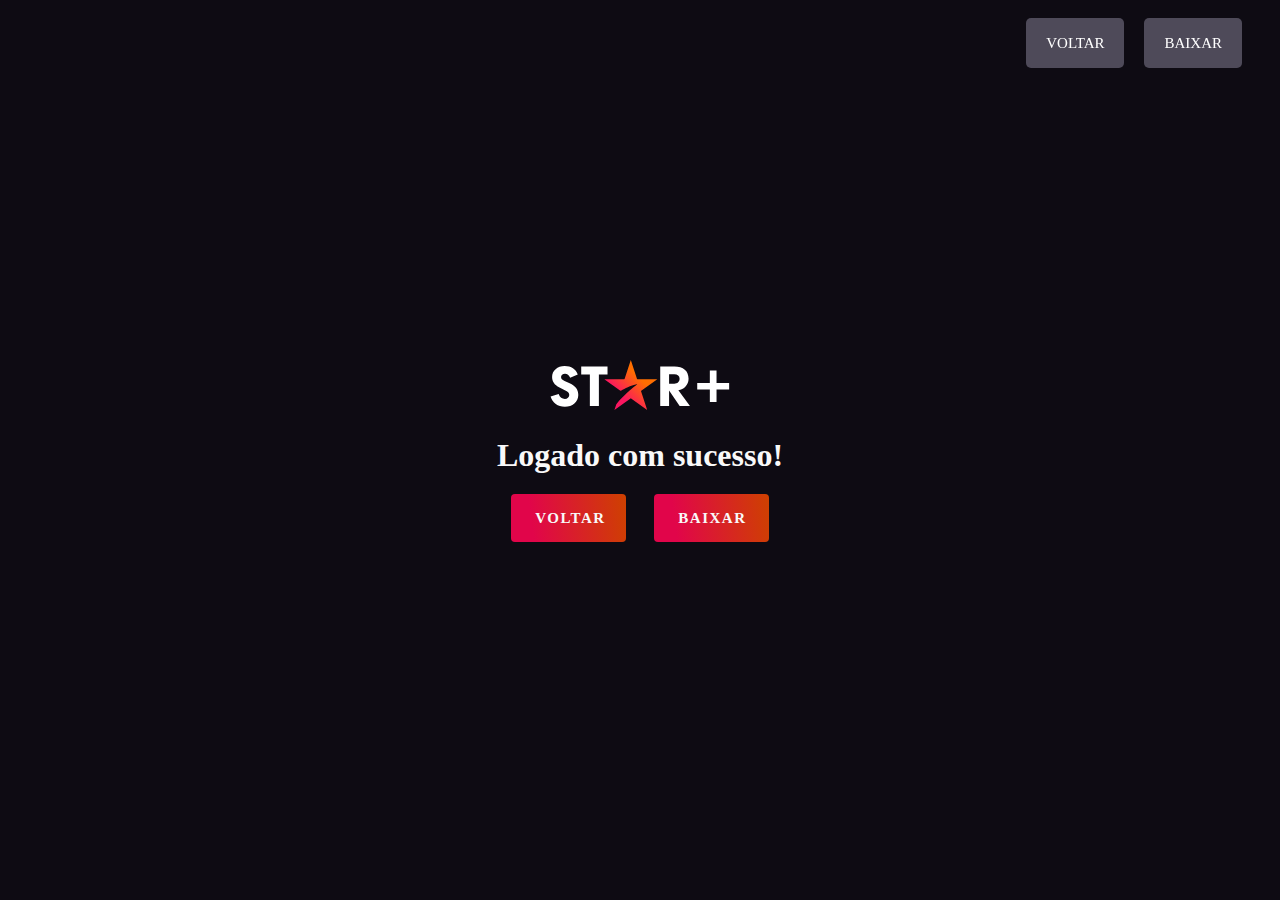
<file: views/starplus/starplus-login-success.html>
<!DOCTYPE html>
<html lang="pt-br">
<head>
    <meta charset="UTF-8">
    <meta name="viewport" content="width=device-width, initial-scale=1.0">
    <link rel="stylesheet" href="/public\css\starplus\login-style.css" type="text/css">
    <link rel="shortcut icon" href="/public/img/starplus/star.ico" type="image/x-icon">
    <title>Sucesso!</title>
</head>
<body>
    <header>
        <nav class="menu">
            <div class="btn-entrar">
                <a href="starplus.html">VOLTAR</a>
            </div>
            <div class="btn-entrar">
                <a href="https://github.com/Ptedx/star-plus-back-end-integration">BAIXAR</a>
            </div>
        </nav>
    </header>
    <main>

        <div class="principal">
            <div>
                <img src="/public/img/starplus/starplus.svg" alt="star plus logo" width="180px">
                <h1>Logado com sucesso!</h1>
                <div class="w-100 d-flex-around">
                    <a href="starplus.html" class="btn w-40" value="VOLTAR">VOLTAR</a>
                    <a href="https://github.com/Ptedx/star-plus-back-end-integration" class="btn w-40" value="VOLTAR">BAIXAR</a>
                </div>
            </div>
        </div>
    </main>
</body>
</html>
</file>
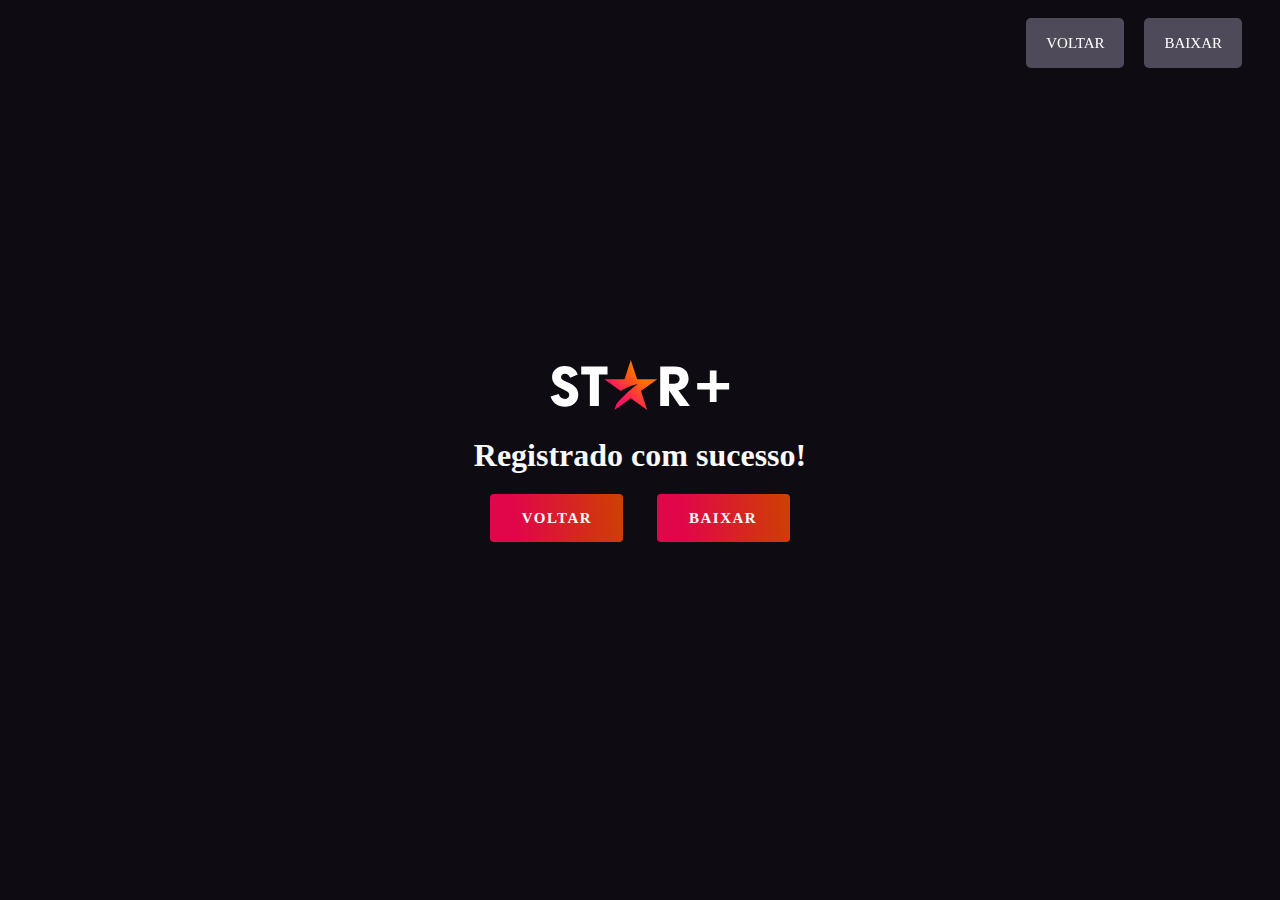
<file: views/starplus/starplus-register-success.html>
<!DOCTYPE html>
<html lang="pt-br">
<head>
    <meta charset="UTF-8">
    <meta name="viewport" content="width=device-width, initial-scale=1.0">
    <link rel="stylesheet" href="/public\css\starplus\login-style.css" type="text/css">
    <link rel="shortcut icon" href="/public/img/starplus/star.ico" type="image/x-icon">
    <title>Sucesso!</title>
</head>
<body>
    <header>
        <nav class="menu">
            <div class="btn-entrar">
                <a href="starplus.html">VOLTAR</a>
            </div>
            <div class="btn-entrar">
                <a href="https://github.com/Ptedx/star-plus-back-end-integration">BAIXAR</a>
            </div>
        </nav>
    </header>
    <main>
        <div class="principal">
            <div>
                <img src="/public/img/starplus/starplus.svg" alt="star plus logo" width="180px">
                <h1>Registrado com sucesso!</h1>
                <div class="w-100 d-flex-around">
                    <a href="starplus.html" class="btn w-40" value="VOLTAR">VOLTAR</a>
                    <a href="https://github.com/Ptedx/star-plus-back-end-integration" class="btn w-40" value="VOLTAR">BAIXAR</a>
                </div>
            </div>
        </div>
    </main>
</body>
</html>
</file>
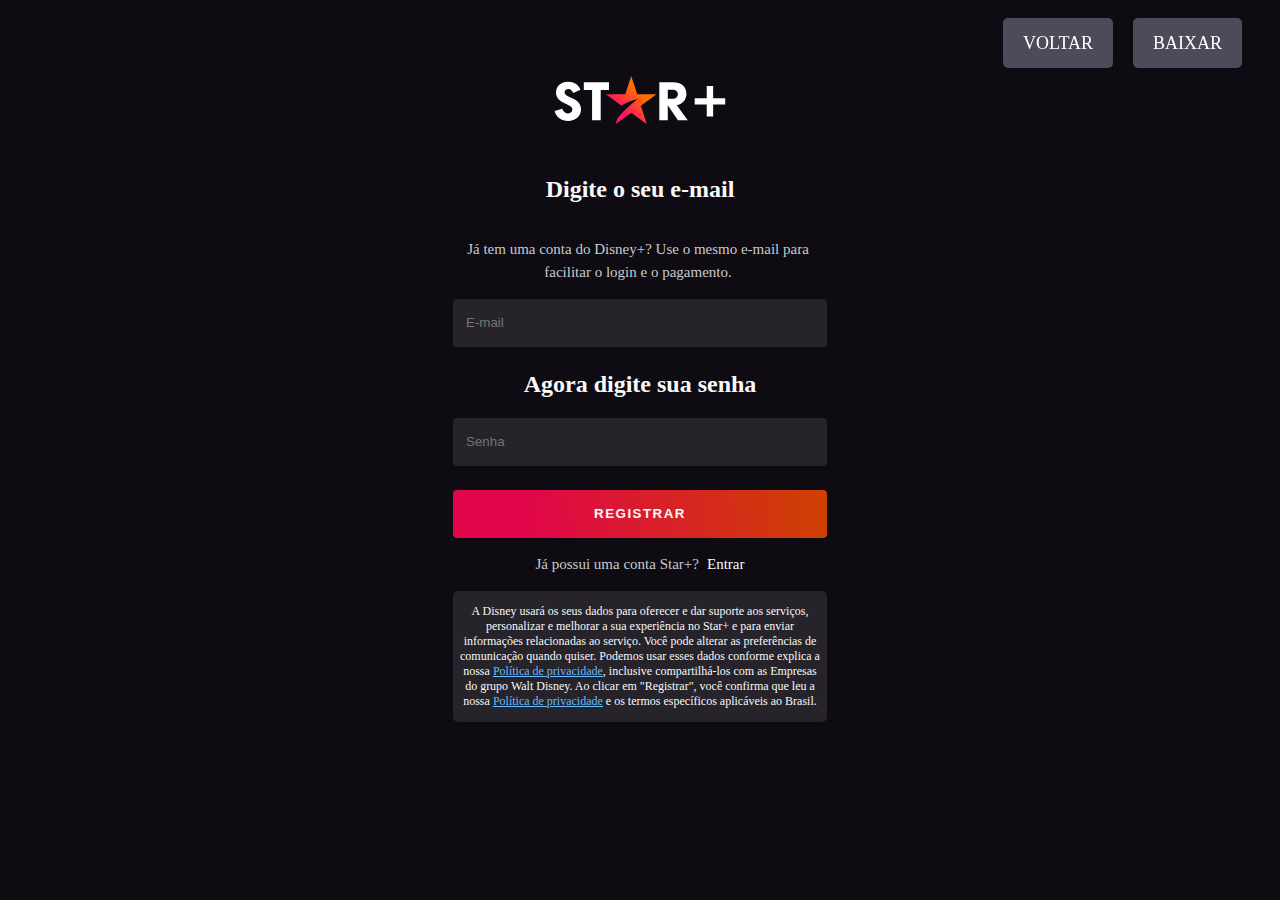
<file: views/starplus/starplus-register.html>
<!DOCTYPE html>
<html lang="pt-br">

<head>
    <meta charset="UTF-8">
    <meta http-equiv="X-UA-Compatible" content="IE=edge">
    <meta name="viewport" content="width=device-width, initial-scale=1.0">
    <title>Star Plus</title>
    <link rel="stylesheet" href="/public\css\starplus\register-style.css" type="text/css">
    <link rel="shortcut icon" href="/public/img/starplus/star.ico" type="image/x-icon">
    <link rel="stylesheet" href="/public/img/starplus/avenir_ff/AvenirLTStd-Black.otf">
</head>

<body>
    <header>
        <nav class="menu">
            <div class="btn-entrar">
                <a href="starplus.html">VOLTAR</a>
            </div>
            <div class="btn-entrar">
                <a href="https://github.com/Ptedx/star-plus-back-end-integration">BAIXAR</a>
            </div>
        </nav>
    </header>
    <main>
        <section class="logo">
            <img src="/public/img/starplus/starplus.svg" alt="star plus logo" width="180px">
        </section>
        <section class="inicio">
            <form action="starplus-register-success.html" method="GET">
                <h2>Digite o seu e-mail</h2>
                <p class="paragrafo">Já tem uma conta do Disney+? Use o mesmo
                    e-mail para facilitar o login e o pagamento.</p>
                <fieldset>
                    <legend>email</legend>
                    <span>
                        <input type="email" name="email" id='email' placeholder="E-mail" required>
                    </span>
                </fieldset>
                <h2>Agora digite sua senha</h2>
                <fieldset>
                    <legend>email</legend>
                    <span>
                        <input type="password" name="senha" id='senha' placeholder="Senha" required>
                    </span>
                </fieldset>
                <input class="btn" type="submit" value="REGISTRAR">
            </form>
            <p class="paragrafo">Já possui uma conta Star+?</p>
            <a class="link" href="starplus-login.html">Entrar</a>
            <div class="direitos">
                <p class="politica">A Disney usará os seus dados para oferecer e dar suporte aos serviços, personalizar e melhorar a sua experiência no Star+ e 
                    para enviar informações relacionadas ao serviço. Você pode alterar as preferências de comunicação quando quiser. Podemos 
                    usar esses dados conforme explica a nossa <a href="https://www.starplus.com/pt-br/legal/política-de-privacidade?type=bundle"> Política de privacidade</a>, inclusive compartilhá-los com as 
                    Empresas do grupo Walt Disney. Ao clicar em "Registrar", você confirma que leu a nossa <a href="https://www.starplus.com/pt-br/legal/política-de-privacidade?type=bundle"> Política de privacidade</a>  
                    e os termos específicos aplicáveis ao Brasil.</p>
            </div>
        </section>
    </main>
</body>

</html>
</file>
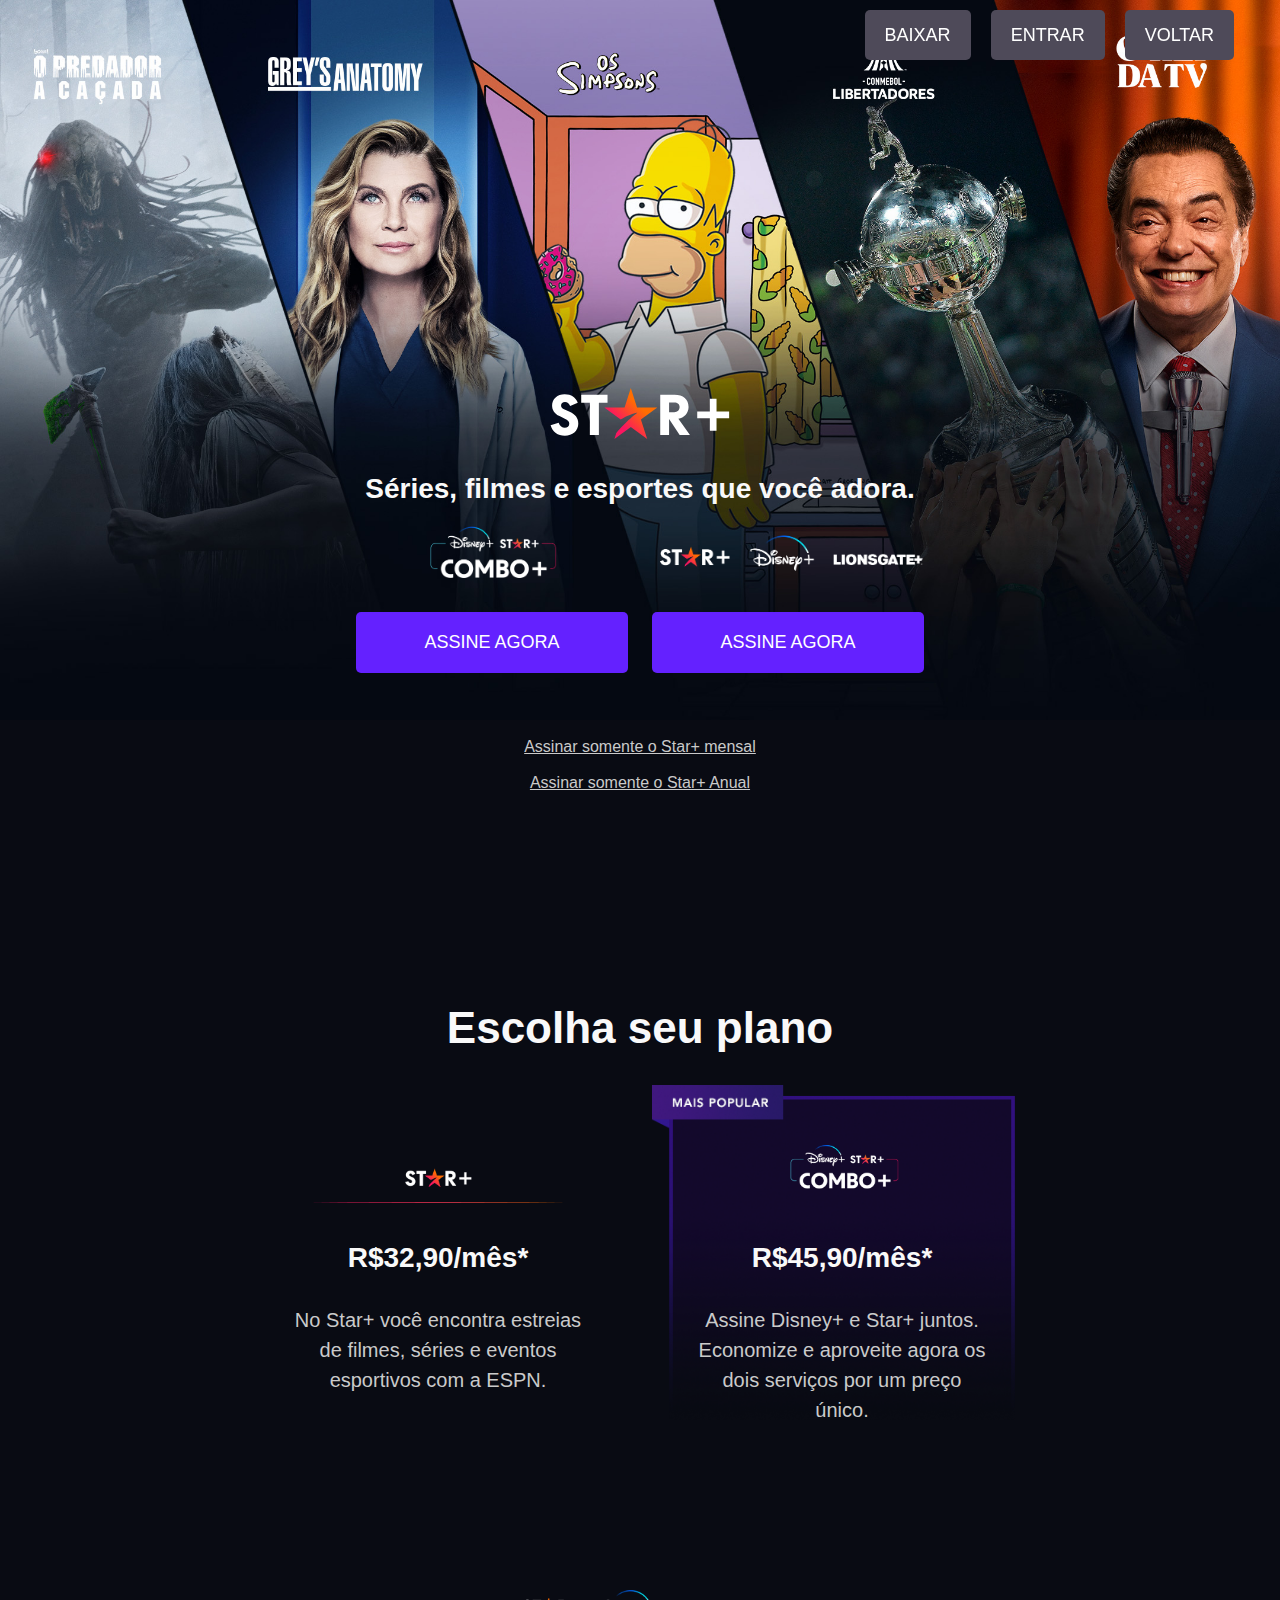
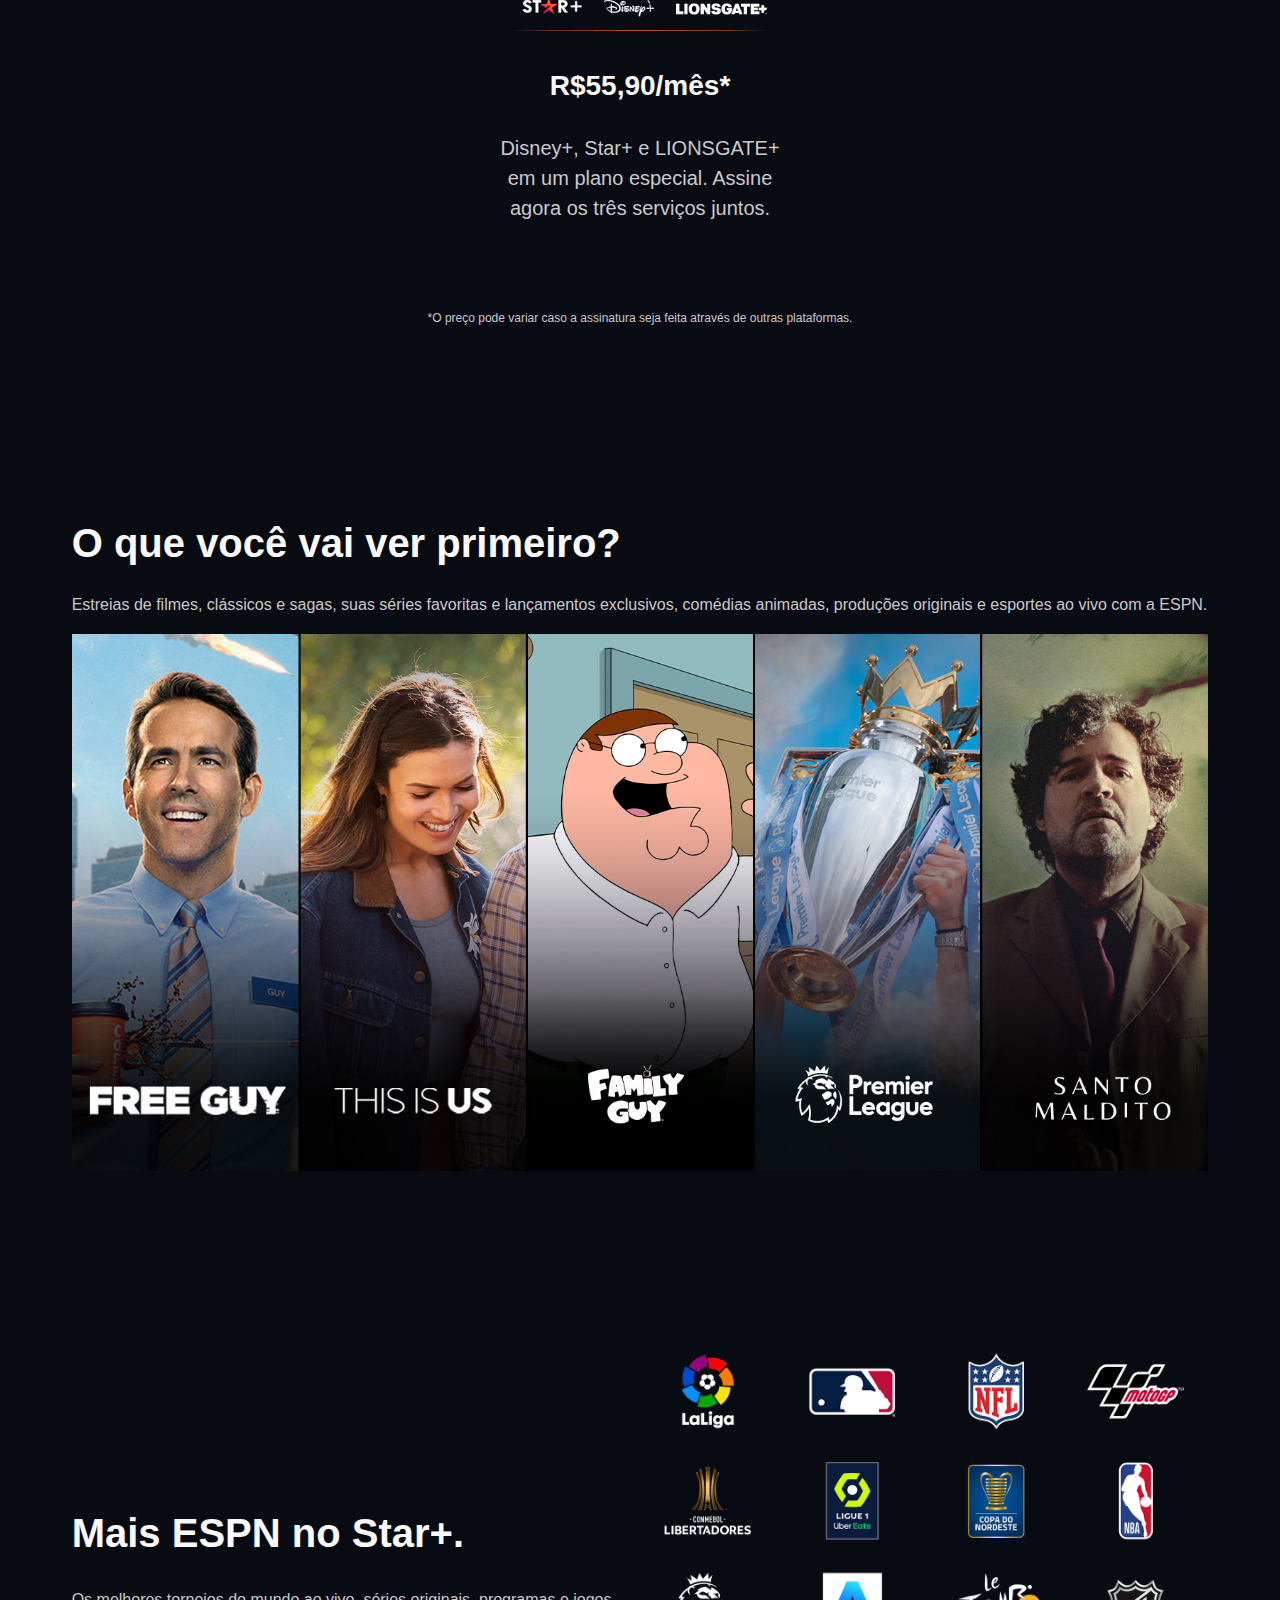
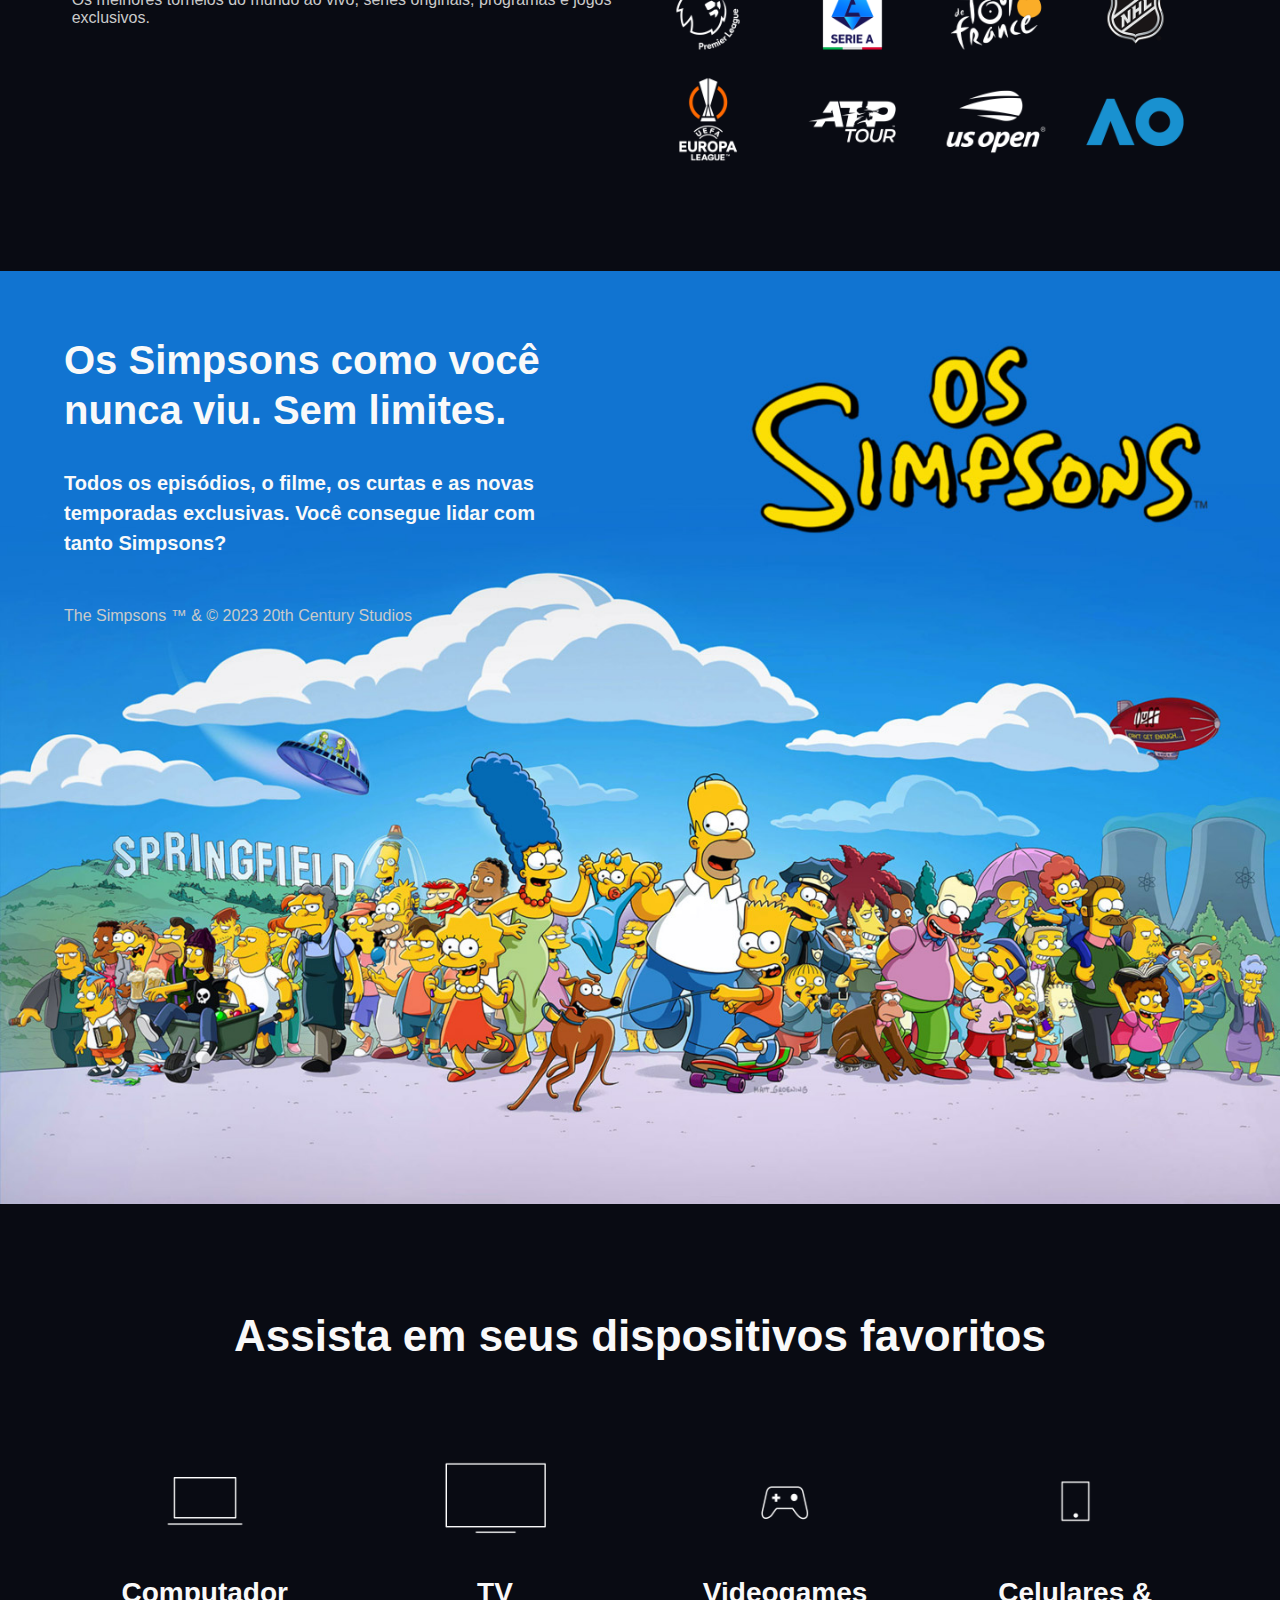
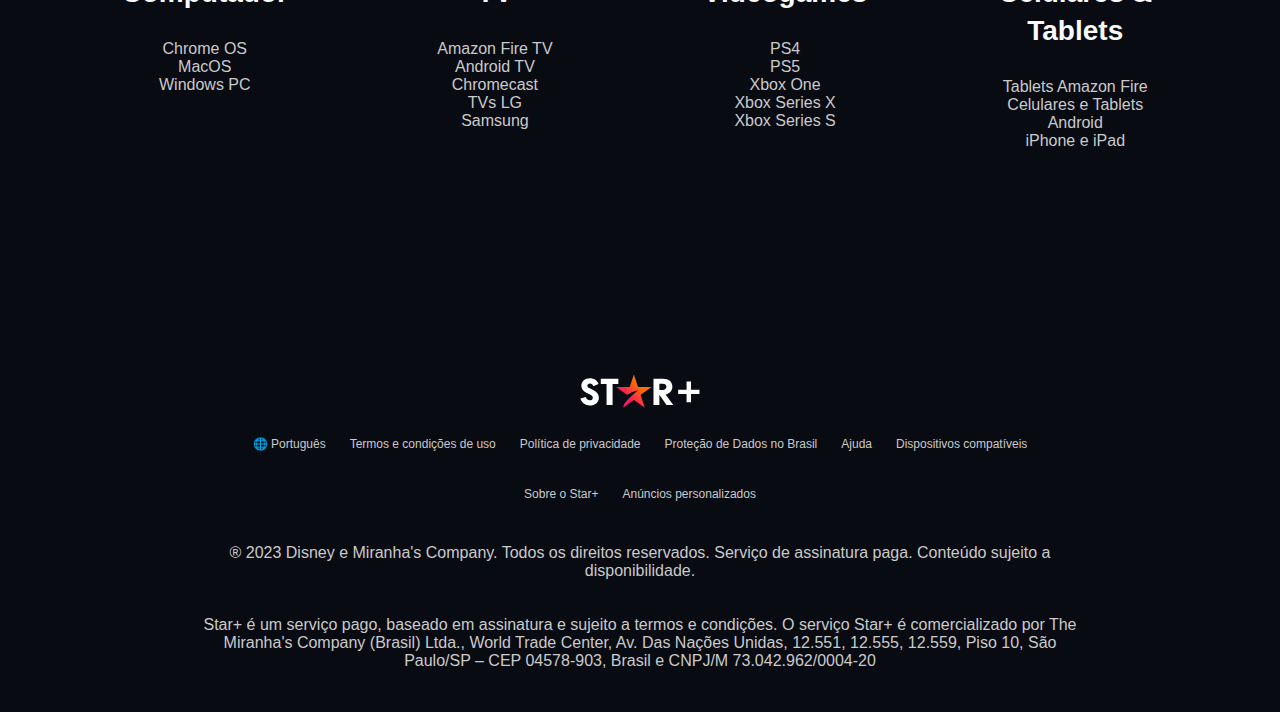
<file: views/starplus/starplus.html>
<!DOCTYPE html>
<html lang="pt-br">

<head>
    <meta charset="UTF-8">
    <meta http-equiv="X-UA-Compatible" content="IE=edge">
    <meta name="viewport" content="width=device-width, initial-scale=1.0">
    <title>Star Plus</title>
    <link rel="stylesheet" href="/public\css\starplus\style.css" type="text/css">
    <link rel="shortcut icon" href="/public/img/starplus/star.ico" type="image/x-icon">
    <link rel="stylesheet" href="/public/img/starplus/avenir_ff/AvenirLTStd-Black.otf">
</head>

<body>
    <header>
        <nav class="menu">
            <div class="btn-entrar">
                <a href="https://github.com/Ptedx/star-plus-back-end-integration">BAIXAR</a>
            </div>
            <div id="botao2">
                <div class="btn-entrar">
                    <a href="starplus-login.html">ENTRAR</a>
                </div>
            </div>
            <div class="btn-entrar">
                <a href="/#projects">VOLTAR</a>
            </div>
        </nav>
    </header>
    <main>
        <section class="inicio">
            <div class="conteudo">
                <picture class="imagem-star">
                    <img src="/public/img/starplus/starplus.svg" alt="star plus logo" width="180px">
                </picture>
                <h3>Séries, filmes e esportes que você adora.</h3>
                <ul class="combos">
                    <li class="item-combo">
                        <picture class="img-combo">
                            <source media="(min-width: 1025px)" srcset="/public/img/starplus/combo-1025px.png" width="100%">
                            <img src="/public/img/starplus/combo.png" alt="combo 1" width="100%">
                        </picture>
                        <a href="starplus-register.html" class="btn-assinar">ASSINE AGORA</a>
                    </li>
                    <li class="item-combo">
                        <picture class="img-combo">
                            <source media="(min-width: 1025px)" srcset="/public/img/starplus/combosplus-1025px.png" width="100%">
                            <img src="/public/img/starplus/combos-principal.png" alt="combo 2" width="100%">
                        </picture>
                        <a href="starplus-register.html" class="btn-assinar">ASSINE AGORA</a>
                    </li>
                </ul>
                <div class="space"></div>
                <p><a href="starplus-register.html" class="link-planos">Assinar somente o Star+ mensal</a></p>
                <p><a href="starplus-register.html" class="link-planos">Assinar somente o Star+ Anual</a></p>
            </div>
        </section>
        <section class="planos">
            <h1>Escolha seu plano</h1>
            <ul class="opcoes border-box">
                <li class="item">
                    <div>
                        <img src="/public/img/starplus/starplus.png" alt="Star plus logo" width="100%">
                        <h3>R$32,90/mês*</h3>
                        <p>No Star+ você encontra estreias de filmes, séries e eventos esportivos com a ESPN.</p>
                    </div>
                </li>
                <li class="item popular">
                    <div>
                        <img src="/public/img/starplus/combo.png" alt="combo disney plus" width="100%">
                        <h3>R$45,90/mês*</h3>
                        <p>Assine Disney+ e Star+ juntos. Economize e aproveite agora os dois serviços por um preço único.</p>
                    </div>
                </li>
                <li class="item">
                    <div>
                       <picture>
                            <img src="/public/img/starplus/comboplus.png" alt="combo completo" width="100%">
                            <h3>R$55,90/mês*</h3>
                            <p>Disney+, Star+ e LIONSGATE+ em um plano especial. Assine agora os três serviços juntos.</p>
                        </picture>
                    </div>
                </li>
            </ul>
            <p>*O preço pode variar caso a assinatura seja feita através de outras plataformas.</p>
        </section>
        <section class="series">
            <h2>O que você vai ver primeiro?</h2>
            <p>Estreias de filmes, clássicos e sagas, suas séries favoritas e lançamentos exclusivos, comédias animadas, produções originais e esportes ao vivo com a ESPN.</p>
            <picture class="series-image">
                <source media="(max-width: 768px)" srcset="/public/img/starplus/series-mobile.jpeg">
                <img src="/public/img/starplus/series.jpeg" alt="Multi banner" width="100%">
            </picture>
        </section>
        <section class="marcas">
            <div class="item-marca">
                <h2>Mais ESPN no Star+.</h2>
                <p>Os melhores torneios do mundo ao vivo, séries originais, programas e jogos exclusivos.</p>
            </div>
            <div class="item-marca">
                <picture>
                    <img src="/public/img/starplus/marcas.png" alt="marcas" width="100%">
                </picture>
            </div>
        </section>
        <section class="simpsons">
            <picture class="simpsons-image">
                <img src="/public/img/starplus/simpsonsbanner.jpg" alt="Banner Simpsons" width="100%">
            </picture>
            <div class="simpsons-text">
                <h2>Os Simpsons como você nunca viu. Sem limites.</h2>
                <h5>Todos os episódios, o filme, os curtas e as novas temporadas exclusivas. Você consegue lidar com tanto Simpsons?</h5>
                <p>The Simpsons ™ & © 2023 20th Century Studios</p>
            </div>
        </section>
        <section class="dispositivos">
            <h1>Assista em seus dispositivos favoritos</h1>
            <ul class="opcoes-disp border-box">
                <li class="item">
                    <img src="/public/img/starplus/computador.png" alt="Computador" width="100%">
                    <h3>Computador</h3>
                    <p>
                        Chrome OS
                        <br>
                        MacOS
                        <br>
                        Windows PC
                    </p>
                </li>
                <li class="item">
                    <img src="/public/img/starplus/televisao.png" alt="Computador" width="100%">
                    <h3>TV</h3>
                    <p>
                        Amazon Fire TV
                        <br>
                        Android TV
                        <br>
                        Chromecast
                        <br>
                        TVs LG
                        <br>
                        Samsung
                    </p>
                </li>
                <li class="item">
                    <img src="/public/img/starplus/controle.png" alt="Computador" width="100%">
                    <h3>Videogames</h3>
                    <p>
                        PS4
                        <br>
                        PS5
                        <br>
                        Xbox One
                        <br>
                        Xbox Series X
                        <br>
                        Xbox Series S
                    </p>
                </li>
                <li class="item">
                    <img src="/public/img/starplus/celular.png" alt="Computador" width="100%">
                    <h3>Celulares & Tablets</h3>
                    <p>
                        Tablets Amazon Fire
                        <br>
                        Celulares e Tablets Android
                        <br>
                        iPhone e iPad
                    </p>
                </li>
            </ul>
        </section>
    </main>
    <footer class="footer border-box">
            <picture class="footer-logo">
                <img src="/public/img/starplus/starplus-logo.svg" alt="logo" width="120px">
            </picture>
            <ul class="links">
                <li>
                    <p>&#127760; Português</p>
                </li>
                <li>
                    <a href="https://disneytermsofuse.com/brazilian-portuguese/"><span>Termos e condições de uso</span></a>
                </li>
                <li>
                    <a href="https://disneytermsofuse.com/brazilian-portuguese/"><span>Política de privacidade</span></a>
                </li>
                <li>
                    <a href="https://disneytermsofuse.com/brazilian-portuguese/"><span>Proteção de Dados no Brasil</span></a>
                </li>
                <li>
                    <a href="https://disneytermsofuse.com/brazilian-portuguese/"><span>Ajuda</span></a>
                </li>
                <li>
                    <a href="https://disneytermsofuse.com/brazilian-portuguese/"><span>Dispositivos compatíveis</span></a>
                </li>
                <li>
                    <a href="https://disneytermsofuse.com/brazilian-portuguese/"><span>Sobre o Star+</span></a>
                </li>
                <li>
                    <a href="https://disneytermsofuse.com/brazilian-portuguese/"><span>Anúncios personalizados</span></a>
                </li>
            </ul>
            <p>
                ® 2023 Disney e Miranha's Company. Todos os direitos reservados. Serviço de assinatura paga. Conteúdo sujeito a disponibilidade.
                <br>
                <br>
                <br>
                Star+ é um serviço pago, baseado em assinatura e sujeito a termos e condições. O serviço Star+ é comercializado por The Miranha's Company (Brasil) Ltda., World Trade Center, Av. Das Nações Unidas, 12.551, 12.555, 12.559, Piso 10, São Paulo/SP – CEP 04578-903, Brasil e CNPJ/M 73.042.962/0004-20
            </p>
    </footer>
</body>

</html>
</file>
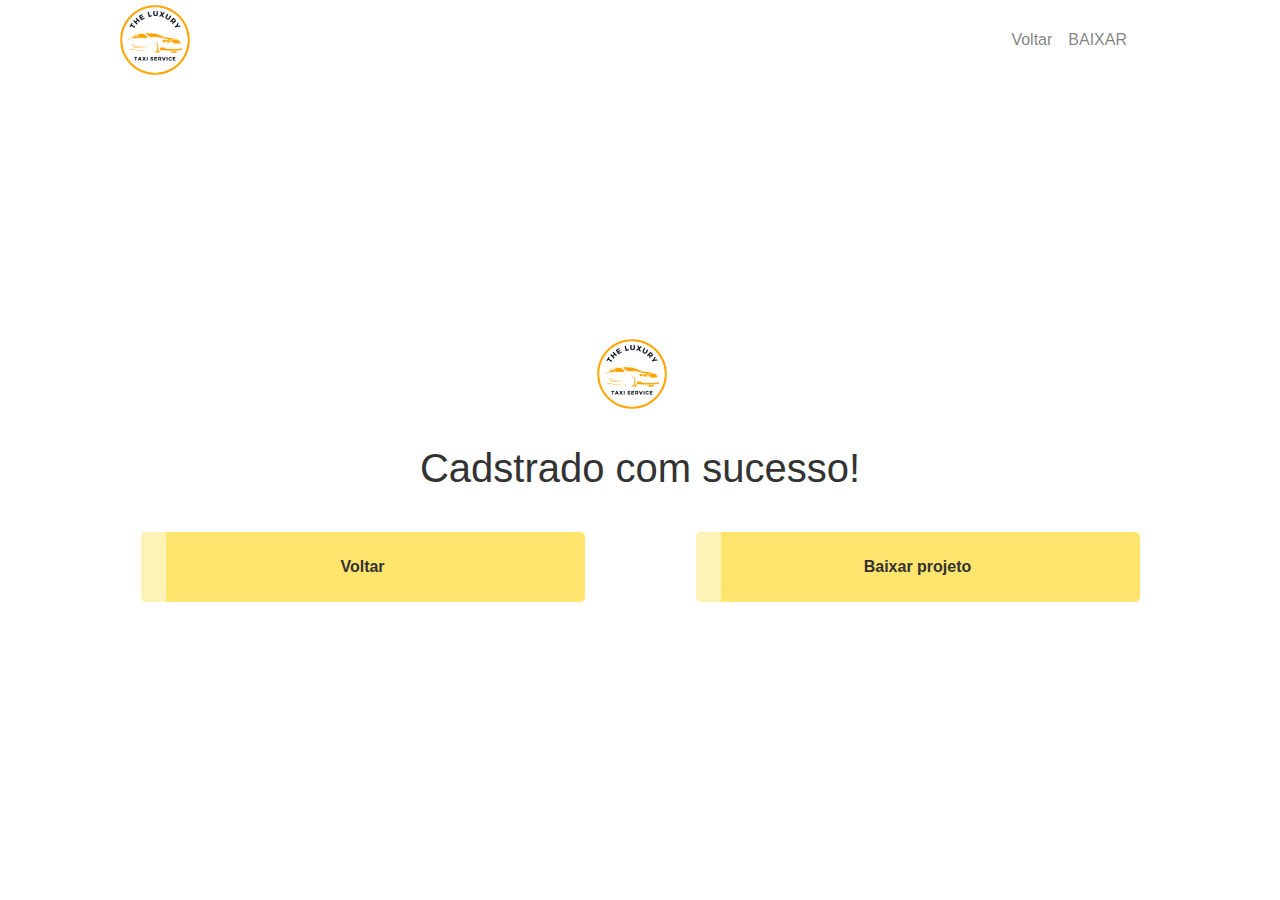
<file: views/the-luxury/the-luxury-response.html>
<!DOCTYPE html>
<html lang="pt-br">
<head>
    <meta charset="UTF-8">
    <meta name="viewport" content="width=device-width, initial-scale=1.0">
    <!-- Bootstrap CSS -->
    <link rel="stylesheet" type="text/css" href="/public/css/the-luxury/bootstrap.css">

    <!-- Swiper CSS-->
    <link rel="stylesheet" href="https://unpkg.com/swiper/swiper-bundle.min.css">

    <title>The Luxury</title>
    <link rel="shortcut icon" href="/public/img/the-luxury/favicon.ico" type="image/x-icon">
</head>
<body>
    <nav class="navbar navbar-expand-lg navbar-light bg-light container">
        <a class="navbar-brand" href="#"><img class="logo-taxi" src="/public/img/the-luxury/Logo-taxi.png" alt="logo-taxi"></a>
        <button class="navbar-toggler" type="button" data-toggle="collapse" data-target="#navbarNavAltMarkup" aria-controls="navbarNavAltMarkup" aria-expanded="false" aria-label="Toggle navigation">
            <span class="navbar-toggler-icon"></span>
        </button>
        <div class="collapse navbar-collapse" id="navbarNavAltMarkup">
          <div class="navbar-nav">
            <a class="nav-item nav-link" href="the-luxury.html">Voltar</a>
            <a class="nav-item nav-link" href="https://github.com/Ptedx/taxi-service">BAIXAR</a>

          </div>
        </div>
    </nav>
    <main class="response-main container d-flex-center align-items-center">
            <div class="d-flex-center w-100 h-100 flex-column align-items-center">
                <a class="navbar-brand" href="#"><img class="logo-taxi" src="/public/img/the-luxury/Logo-taxi.png" alt="logo-taxi"></a>
                <h1 class="observeMe">Cadstrado com sucesso!</h1>
                <div class="buttons w-100 d-flex justify-content-around">
                    <div class="btn-form">
                        <div class="light"></div>
                        <a href="the-luxury.html">Voltar</a>
                    </div>
                    <div class="btn-form">
                        <div class="light"></div>
                        <a href="https://github.com/Ptedx/taxi-service">Baixar projeto</a>
                    </div>
                </div>
            </div>
    </main>
    <script src="/public/js/the-luxury/opacity-images.js"></script>
</body>
</html>
</file>
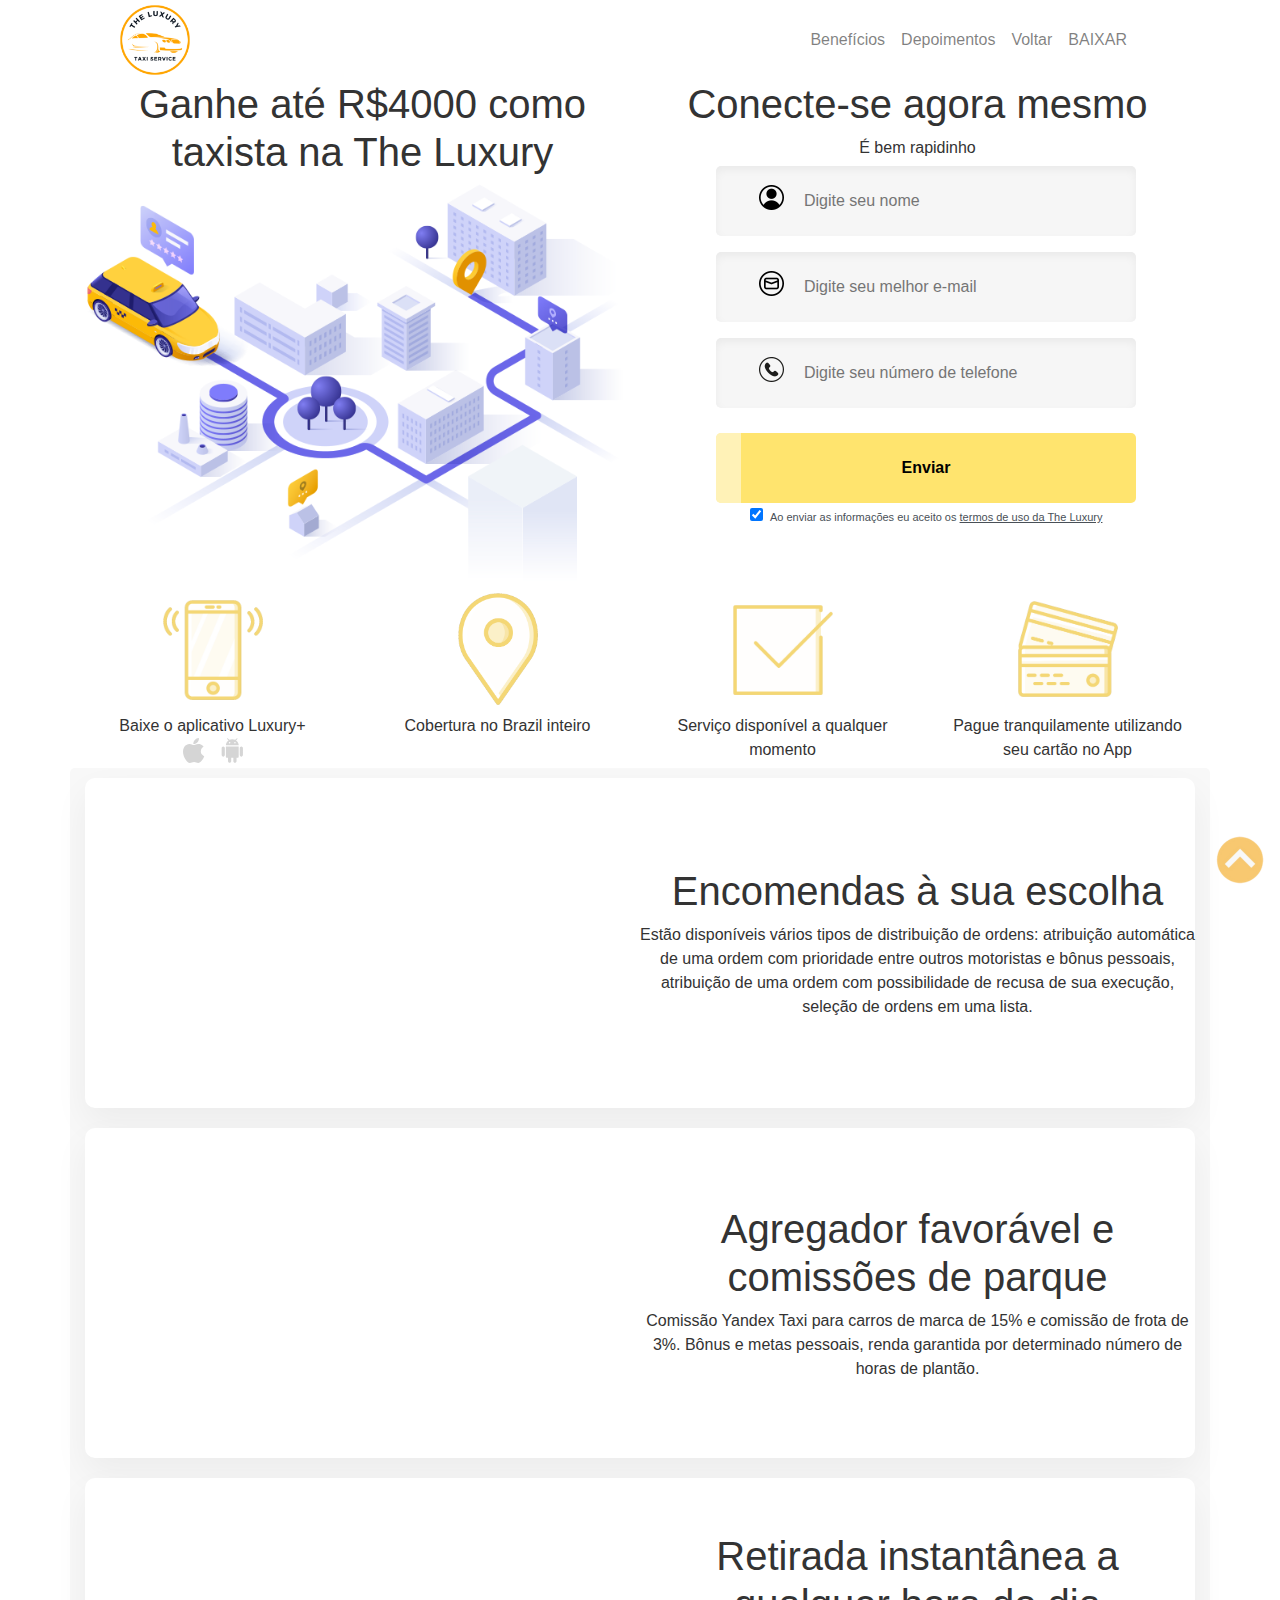
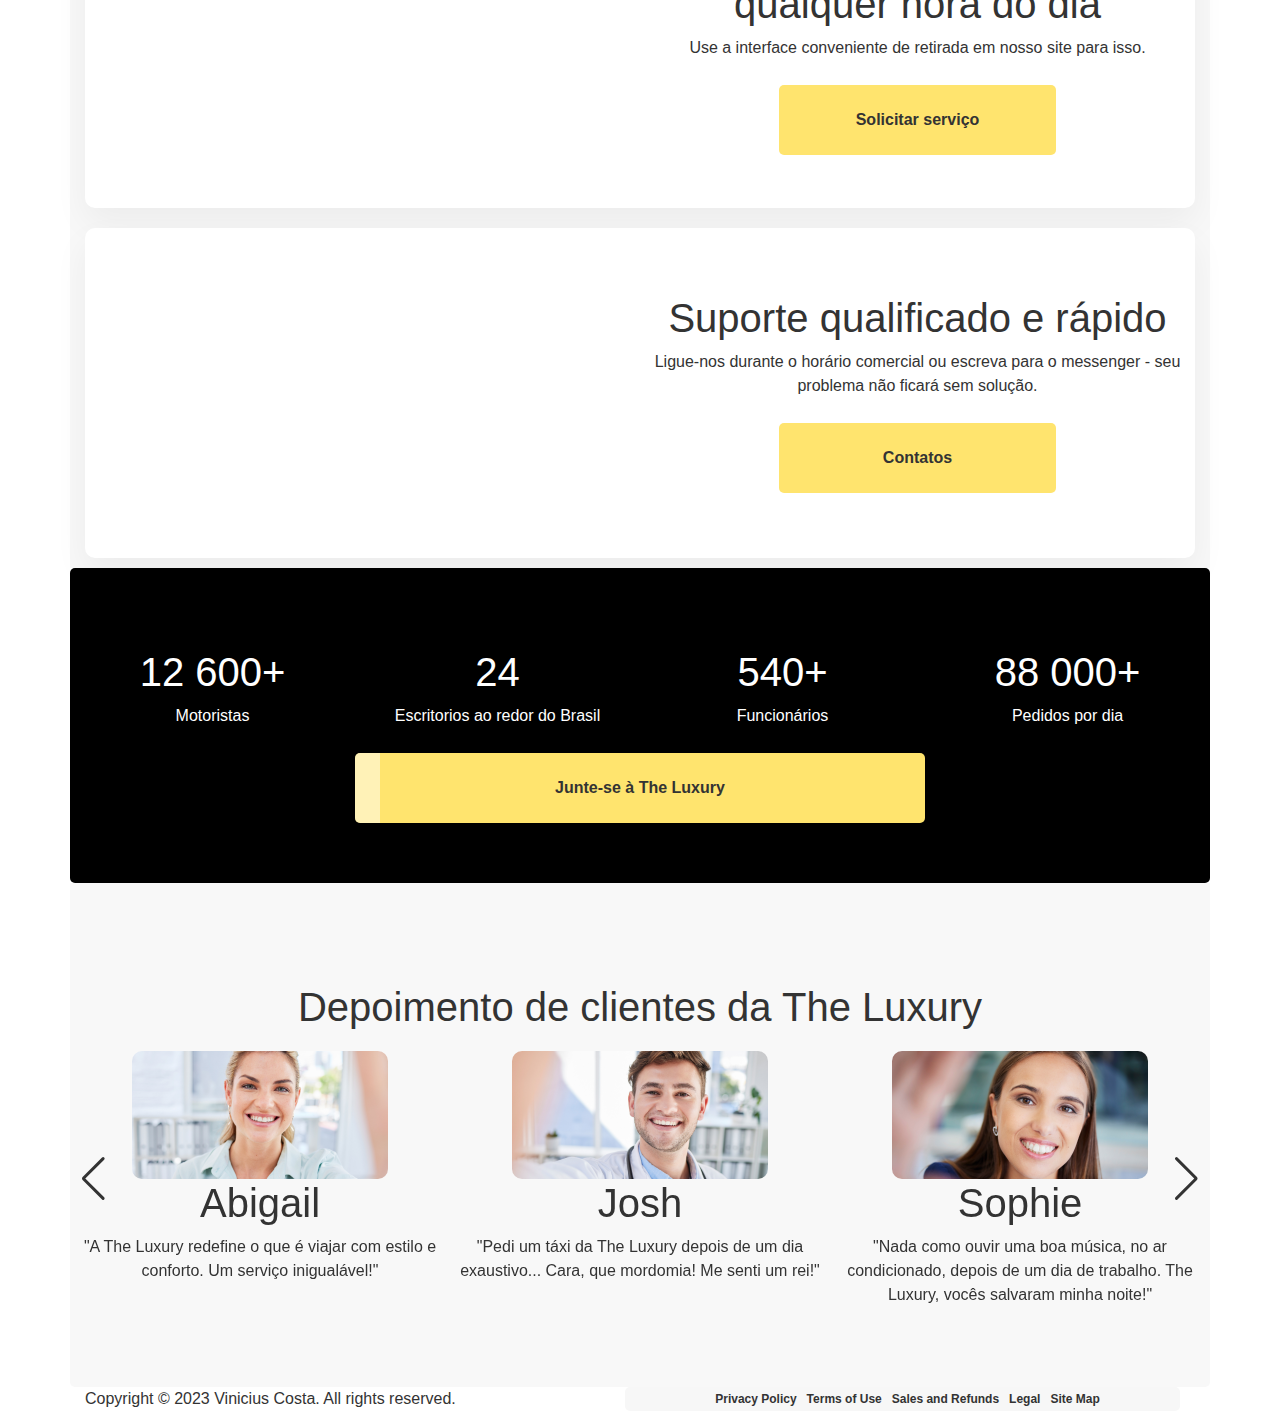
<file: views/the-luxury/the-luxury.html>
<!doctype html>
<html lang="pt-br">
  <head>
    <meta charset="utf-8">
    <meta name="viewport" content="width=device-width, initial-scale=1, shrink-to-fit=no">
    <!-- Bootstrap CSS -->
    <link rel="stylesheet" type="text/css" href="/public/css/the-luxury/bootstrap.css">
    <!-- Swiper CSS-->
    <link rel="stylesheet" href="https://unpkg.com/swiper/swiper-bundle.min.css">

    <title>The Luxury</title>
    <link rel="shortcut icon" href="/public/img/the-luxury/favicon.ico" type="image/x-icon">
  </head>
  <body>
    <nav class="navbar navbar-expand-lg navbar-light bg-light container">
        <a class="navbar-brand" href="#"><img class="logo-taxi" src="/public/img/the-luxury/Logo-taxi.png" alt="logo-taxi"></a>
        <button class="navbar-toggler" type="button" data-toggle="collapse" data-target="#navbarNavAltMarkup" aria-controls="navbarNavAltMarkup" aria-expanded="false" aria-label="Toggle navigation">
            <span class="navbar-toggler-icon"></span>
        </button>
        <div class="collapse navbar-collapse" id="navbarNavAltMarkup">
          <div class="navbar-nav">
            <a class="nav-item nav-link" href="#features">Benefícios</a>
            <a class="nav-item nav-link" href="#depoiments">Depoimentos</a>
            <a class="nav-item nav-link" href="/#projects">Voltar</a>
            <a class="nav-item nav-link" href="https://github.com/Ptedx/taxi-service">BAIXAR</a>
          </div>
        </div>
      </nav>
    <main>
        <section class="main-screen container">
            <div class="main-item">
                <h1>Ganhe até R$4000
                    como taxista
                    na The Luxury</h1>
                <img  class="observeMe" src="/public/img/the-luxury/bg.png" alt="background car" width="100%">
            </div>
            <div class="main-item">
                    <h1>Conecte-se agora mesmo</h1>
                <span>É bem rapidinho</span>
                <form action="the-luxury-response.html" method="GET" class="form-control">
                    <div class="form-group">
                        <label for="name"><img src="/public/img/the-luxury/user.png" width="25px"></label>
                        <input type="text" name="name" required placeholder="Digite seu nome">
                    </div>
                    <div class="form-group">
                        <label for="email"><img src="/public/img/the-luxury/email-register.png" width="25px"></label>
                        <input type="email" name="email" required placeholder="Digite seu melhor e-mail">
                    </div>
                    <div class="form-group">
                        <label for="tel"><img src="/public/img/the-luxury/cellphone.png" width="25px"></label>
                        <input type="tel" name="tel" required placeholder="Digite seu número de telefone">
                    </div>
                    <div class="btn-form">
                        <div class="light"></div>
                        <input type="submit" value="Enviar">
                    </div>
                    <div class="checkbox d-flex-center">
                        <label><input type="checkbox" name="checkbox" checked>
                            Ao enviar as informações eu aceito os <a href="#">termos
                                de uso da The Luxury</a></label>
                    </div>
                </form>
            </div>
        </section>
        <section class="container">
            <div class="row">
                <div class="col-sm-6 col-lg-3 text-center">
                    <div class="img img-1"></div>
                    <p>Baixe o aplicativo Luxury+</p>
                    <img src="/public/img/the-luxury/mac.svg" alt="mac & ios" width="60px">
                </div>
                <div class="col-sm-6 col-lg-3 text-center">
                    <div class="img img-2"></div>
                    <p>Cobertura no Brazil inteiro</p>
                </div>
                <div class="col-sm-6 col-lg-3 text-center">
                    <div class="img img-3"></div>
                    <p>Serviço disponível a qualquer momento</p>
                </div>
                <div class="col-sm-6 col-lg-3 text-center">
                    <div class="img img-4"></div>
                    <p>Pague tranquilamente utilizando seu cartão no App</p>
                </div>
            </div>
        </section>
        <section class="container d-flex-center flex-column"  id="features">
            <div class="infocard d-flex-center w-100">
                <div class="w-50 text-center photo-1 photo observeMe"></div>
                <div class="w-50 text-center">
                    <h1>Encomendas à sua escolha</h1>
                    <p>Estão disponíveis vários tipos de distribuição de ordens: atribuição automática de 
                        uma ordem com prioridade entre outros motoristas e bônus pessoais, atribuição de uma
                         ordem com possibilidade de recusa de sua execução, seleção de ordens em uma lista.</p>
                </div>
            </div>
            <div class="infocard d-flex-center w-100">
                <div class="w-50 photo photo-2 observeMe"></div>
                <div class="w-50 text-center">
                    <h1>Agregador favorável e comissões de parque</h1>
                    <p>Comissão Yandex Taxi para carros de marca de 15% e comissão de frota de 3%. Bônus e 
                        metas pessoais, renda garantida por determinado número de horas de plantão.</p>
                </div>
            </div>
            <div class="infocard d-flex-center w-100">
                <div class="w-50 text-center photo-3 photo observeMe"></div>
                <div class="w-50 d-flex-center flex-column text-center">
                    <h1>Retirada instantânea a qualquer hora do dia</h1>
                    <p>Use a interface conveniente de retirada em nosso site para isso.</p>
                    <div class="btn-form w-50">
                        <a href="#">Solicitar serviço</a>
                    </div>
                </div>
            </div>
            <div class="infocard d-flex-center w-100">
                <div class="w-50 text-center photo-4 photo observeMe"></div>
                <div class="w-50 d-flex-center flex-column text-center">
                    <h1>Suporte qualificado e rápido</h1>
                    <p>Ligue-nos durante o horário comercial ou escreva para o messenger - 
                        seu problema não ficará sem solução.</p>
                    <div class="btn-form w-50">
                        <a href="#">Contatos</a>
                    </div>
                </div>
            </div>
        </section>
        <section class="container statistics text-center">
            <div class="d-flex-center flex-column w-100">
                <div class="d-flex justify-content-around w-100">
                    <div class="row w-100">
                        <div class="col-lg-3 col-sm-6 text-center">
                            <h1>12 600+</h1>
                            <p>Motoristas</p>
                        </div>
                        <div class="col-lg-3 col-sm-6 text-center">
                            <h1>24</h1>
                            <p>Escritorios ao redor do Brasil</p>
                        </div>
                        <div class="col-lg-3 col-sm-6 text-center">
                            <h1>540+</h1>
                            <p>Funcionários</p>
                        </div>
                        <div class="col-lg-3 col-sm-6 text-center">
                            <h1>88 000+</h1>
                            <p>Pedidos por dia</p>
                        </div>
                    </div>
                </div>
                <div class="btn-form w-50">
                    <div class="light"></div>
                    <a href="#">Junte-se à The Luxury</a>
                </div>
            </div>
    
        </section>
        <section class="container ratings text-center" id="depoiments">
            <h1>Depoimento de clientes da The Luxury</h1>
            <div class="swiper">
                <div class="swiper-wrapper">
                    <div class="swiper-slide">
                        <div class="cards">
                            <div class="cards-img">
                                <img src="/public/img/the-luxury/person-1.png" alt="">
                            </div>
                            <div class="card-content">
                                <h1>Abigail</h1>
                                <p>"A The Luxury redefine o que é viajar com estilo e conforto. Um serviço inigualável!"</p>
                            </div>
                        </div>
                    </div>
                    <div class="swiper-slide">
                        <div class="cards">
                            <div class="cards-img">
                                <img src="/public/img/the-luxury/person-2.png" alt="">
                            </div>
                            <div class="card-content">
                                <h1>Josh</h1>
                                <p>"Pedi um táxi da The Luxury depois de um dia exaustivo... Cara, que mordomia! Me senti um rei!"</p>
                            </div>
                        </div>
                    </div>
                    <div class="swiper-slide">
                        <div class="cards">
                            <div class="cards-img">
                                <img src="/public/img/the-luxury/person-3.png" alt="">
                            </div>
                            <div class="card-content">
                                <h1>Sophie</h1>
                                <p>"Nada como ouvir uma boa música, no ar condicionado, depois de um dia de trabalho. The Luxury, vocês salvaram minha noite!"</p>
                            </div>
                        </div>
                    </div>
                    <div class="swiper-slide">
                        <div class="cards">
                            <div class="cards-img">
                                <img src="/public/img/the-luxury/person-4.png" alt="">
                            </div>
                            <div class="card-content">
                                <h1>Mila</h1>
                                <p>"Quando o motorista abriu a porta pra mim e ainda me desejou um bom dia, aí percebi que estava na The Luxury. Que tratamento!"</p>
                            </div>
                        </div>
                    </div>
                </div>
                <div class="swiper-button-next"></div>
                <div class="swiper-button-prev"></div>
            </div>
        </section>
        <div class="back-top">
            <a href="#">
                <img src="/public/img/the-luxury/back-top.png" alt="back-top" width="50px" height="50px">
            </a>
        </div>
    </main>
    <footer class="container d-flex justify-content-between">
        <div class="row">
            <div class="col-sm-6 col-lg-6 col-md-6">
                <p>Copyright © 2023 Vinicius Costa. All rights reserved.</p>
            </div>
            <div class="d-flex-center links col-sm-6 col-lg-6 col-md-6">
                <div class="footer-subitem">
                    <a href="#">Privacy Policy</a>
                </div>
                <div class="footer-subitem">
                    <a href="#">Terms of Use </a>
                </div>
                <div class="footer-subitem">
                    <a href="#">Sales and Refunds</a>
                </div>
                <div class="footer-subitem">
                    <a href="#">Legal</a>
                </div>
                <div class="footer-subitem">
                    <a href="#"> Site Map</a>
                </div>
            </div>
        </div>
    </footer>
    <!-- JavaScript -->
    <script src="https://ajax.googleapis.com/ajax/libs/jquery/3.5.1/jquery.min.js"></script>
    <script src="/public/js/the-luxury/bootstrap.bundle.js"></script>
    <script src="https://unpkg.com/swiper/swiper-bundle.min.js"></script>
    <script src="/public/js/the-luxury/swiper.js"></script>
    <script src="/public/js/the-luxury/opacity-images.js"></script>
  </body>
</html>
</file>
